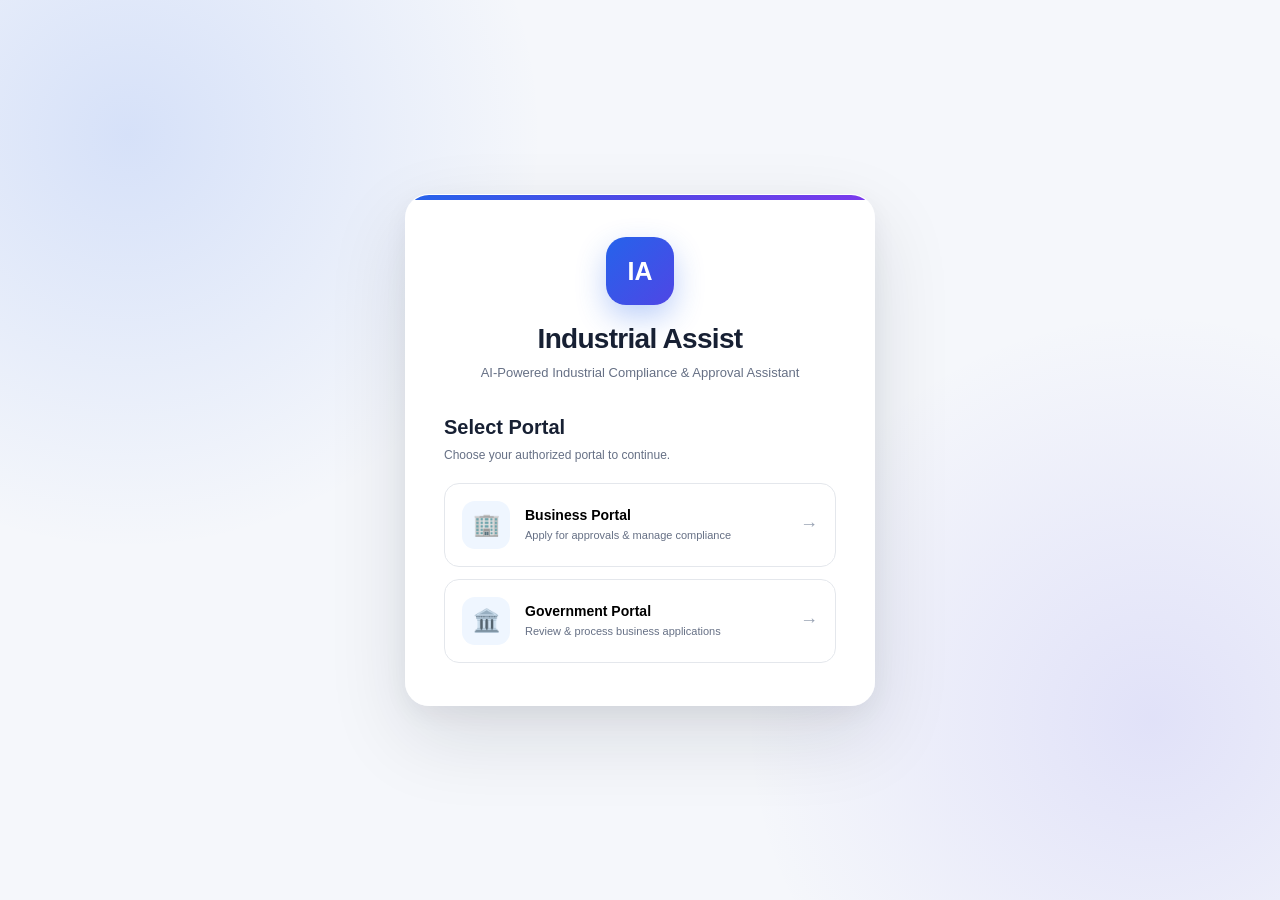
<file: government/index.html>
<!DOCTYPE html>
<html lang="en">
<head>
    <meta charset="UTF-8">
    <meta name="viewport" content="width=device-width, initial-scale=1.0">
    <title>Industrial Assist - Government Portal</title>
    <link rel="stylesheet" href="style.css">
</head>
<body>

<div class="app">

    <!-- SIDEBAR -->
    <aside class="sidebar" id="sidebar">
        <div class="brand">
            <div class="brand-icon">IA</div>
            <div>
                <h2>Industrial Assist</h2>
                <span>Government Portal</span>
            </div>
        </div>

        <nav class="nav">
            <button class="nav-item active" onclick="showSection('dashboard', this)">
                <span>⌂</span> Dashboard
            </button>

            <button class="nav-item" onclick="showSection('applications', this)">
                <span>▣</span> Applications
            </button>

            <button class="nav-item" onclick="showSection('documents', this)">
                <span>▤</span> Document Verification
            </button>

            <button class="nav-item" onclick="showSection('inspections', this)">
                <span>◷</span> Inspections
            </button>

            <button class="nav-item" onclick="showSection('sla', this)">
                <span>◈</span> SLA & Delays
            </button>

            <button class="nav-item" onclick="showSection('grievances', this)">
                <span>⚑</span> Grievances
            </button>

            <button class="nav-item" onclick="showSection('reports', this)">
                <span>▥</span> Reports
            </button>
        </nav>

        <div class="sidebar-bottom">
            <div class="officer-mini">
                <div class="avatar" id="sidebarAvatar">GO</div>
                <div>
                    <strong id="sidebarOfficerName">Government Officer</strong>
                    <small id="sidebarOfficerId">Officer</small>
                </div>
            </div>

            <button class="logout-btn" onclick="logout()">
                ↪ Logout
            </button>
        </div>
    </aside>


    <!-- MAIN -->
    <main class="main">

        <!-- TOPBAR -->
        <header class="topbar">
            <div class="top-left">
                <button class="menu-btn" onclick="toggleSidebar()">☰</button>

                <div>
                    <h1 id="pageTitle">Government Dashboard</h1>
                    <p id="pageSubtitle">
                        Manage business approvals, verification and inspections
                    </p>
                </div>
            </div>

            <div class="top-right">

                <button class="notification-btn" onclick="toggleNotifications()">
                    🔔
                    <span id="notificationBadge" class="notification-badge">0</span>
                </button>

                <div class="notification-panel" id="notificationPanel">
                    <div class="notification-header">
                        <strong>Notifications</strong>
                        <button onclick="markAllNotificationsRead()">Mark all read</button>
                    </div>
                    <div id="notificationList"></div>
                </div>

                <div class="officer-profile">
                    <div class="avatar" id="topAvatar">GO</div>
                    <div>
                        <strong id="topOfficerName">Government Officer</strong>
                        <small id="topOfficerId">Officer</small>
                    </div>
                </div>

            </div>
        </header>


        <!-- CONTENT -->
        <section class="content">

            <!-- DASHBOARD -->
            <section id="dashboard" class="page-section active">

                <div class="welcome-card">
                    <div>
                        <span class="eyebrow">OFFICER CONTROL CENTER</span>
                        <h2>Government Approval Dashboard</h2>
                        <p>
                            Review applications submitted by businesses,
                            verify documents, manage inspections and monitor SLA.
                        </p>
                    </div>

                    <div class="welcome-icon">🏛️</div>
                </div>


                <div class="stats-grid">

                    <div class="stat-card">
                        <div class="stat-icon blue">▣</div>
                        <div>
                            <span>Total Applications</span>
                            <strong id="statApplications">0</strong>
                        </div>
                    </div>

                    <div class="stat-card">
                        <div class="stat-icon orange">◷</div>
                        <div>
                            <span>Pending Verification</span>
                            <strong id="statVerification">0</strong>
                        </div>
                    </div>

                    <div class="stat-card">
                        <div class="stat-icon purple">⚙</div>
                        <div>
                            <span>Inspections</span>
                            <strong id="statInspections">0</strong>
                        </div>
                    </div>

                    <div class="stat-card">
                        <div class="stat-icon red">!</div>
                        <div>
                            <span>SLA Delayed</span>
                            <strong id="statDelayed">0</strong>
                        </div>
                    </div>

                    <div class="stat-card">
                        <div class="stat-icon green">✓</div>
                        <div>
                            <span>Approved</span>
                            <strong id="statApproved">0</strong>
                        </div>
                    </div>

                    <div class="stat-card">
                        <div class="stat-icon yellow">⚑</div>
                        <div>
                            <span>Open Grievances</span>
                            <strong id="statGrievances">0</strong>
                        </div>
                    </div>

                </div>


                <div class="dashboard-grid">

                    <div class="panel">
                        <div class="panel-heading">
                            <div>
                                <h3>Recent Applications</h3>
                                <p>Latest applications received from businesses</p>
                            </div>

                            <button class="text-btn" onclick="showSectionById('applications')">
                                View All →
                            </button>
                        </div>

                        <div id="recentApplications"></div>
                    </div>


                    <div class="panel">
                        <div class="panel-heading">
                            <div>
                                <h3>Pending Actions</h3>
                                <p>Items requiring officer attention</p>
                            </div>
                        </div>

                        <div id="pendingActions"></div>
                    </div>

                </div>

            </section>


            <!-- APPLICATIONS -->
            <section id="applications" class="page-section">

                <div class="section-heading">
                    <div>
                        <span class="eyebrow">BUSINESS SUBMISSIONS</span>
                        <h2>Applications</h2>
                        <p>All applications submitted through the Business Portal.</p>
                    </div>

                    <div class="heading-actions">
                        <input
                            type="search"
                            id="applicationSearch"
                            class="search-input"
                            placeholder="Search business or application..."
                            oninput="renderApplications()"
                        >

                        <select id="applicationStatusFilter" onchange="renderApplications()">
                            <option value="all">All Status</option>
                            <option value="Application Received">Application Received</option>
                            <option value="Document Verification">Document Verification</option>
                            <option value="Changes Requested">Changes Requested</option>
                            <option value="Inspection Scheduled">Inspection Scheduled</option>
                            <option value="Inspection Completed">Inspection Completed</option>
                            <option value="Final Review">Final Review</option>
                            <option value="Approved">Approved</option>
                            <option value="Rejected">Rejected</option>
                        </select>
                    </div>
                </div>

                <div class="panel">
                    <div id="applicationsTable"></div>
                </div>

            </section>


            <!-- DOCUMENTS -->
            <section id="documents" class="page-section">

                <div class="section-heading">
                    <div>
                        <span class="eyebrow">DOCUMENT CONTROL</span>
                        <h2>Document Verification</h2>
                        <p>Verify documents submitted with business applications.</p>
                    </div>
                </div>

                <div class="panel">
                    <div id="documentApplications"></div>
                </div>

            </section>


            <!-- INSPECTIONS -->
            <section id="inspections" class="page-section">

                <div class="section-heading">
                    <div>
                        <span class="eyebrow">FIELD OPERATIONS</span>
                        <h2>Inspections</h2>
                        <p>Schedule and complete business inspections.</p>
                    </div>
                </div>

                <div class="panel">
                    <div id="inspectionsList"></div>
                </div>

            </section>


            <!-- SLA -->
            <section id="sla" class="page-section">

                <div class="section-heading">
                    <div>
                        <span class="eyebrow">SERVICE LEVEL MONITORING</span>
                        <h2>SLA & Delays</h2>
                        <p>Monitor application deadlines and delayed approvals.</p>
                    </div>
                </div>

                <div class="sla-summary">
                    <div class="sla-box">
                        <span>On Track</span>
                        <strong id="slaOnTrack">0</strong>
                    </div>

                    <div class="sla-box">
                        <span>Due Soon</span>
                        <strong id="slaDueSoon">0</strong>
                    </div>

                    <div class="sla-box danger">
                        <span>Delayed</span>
                        <strong id="slaDelayed">0</strong>
                    </div>
                </div>

                <div class="panel">
                    <div id="slaList"></div>
                </div>

            </section>


            <!-- GRIEVANCES -->
            <section id="grievances" class="page-section">

                <div class="section-heading">
                    <div>
                        <span class="eyebrow">PUBLIC SERVICE</span>
                        <h2>Grievances</h2>
                        <p>Review and respond to grievances submitted by businesses.</p>
                    </div>
                </div>

                <div class="panel">
                    <div id="grievancesList"></div>
                </div>

            </section>


            <!-- REPORTS -->
            <section id="reports" class="page-section">

                <div class="section-heading">
                    <div>
                        <span class="eyebrow">ANALYTICS</span>
                        <h2>Reports</h2>
                        <p>Overview of approval and compliance performance.</p>
                    </div>
                </div>

                <div class="reports-grid">

                    <div class="report-card">
                        <span>Total Applications</span>
                        <strong id="reportTotal">0</strong>
                    </div>

                    <div class="report-card">
                        <span>Approved</span>
                        <strong id="reportApproved">0</strong>
                    </div>

                    <div class="report-card">
                        <span>Rejected</span>
                        <strong id="reportRejected">0</strong>
                    </div>

                    <div class="report-card">
                        <span>Pending</span>
                        <strong id="reportPending">0</strong>
                    </div>

                </div>

                <div class="panel">
                    <div class="panel-heading">
                        <div>
                            <h3>Approval Summary</h3>
                            <p>Current status distribution</p>
                        </div>
                    </div>

                    <div id="reportStatusList"></div>
                </div>

            </section>

        </section>

    </main>
</div>


<!-- APPLICATION MODAL -->
<div class="modal-overlay" id="applicationModal">
    <div class="modal large-modal">

        <div class="modal-header">
            <div>
                <span class="eyebrow">APPLICATION REVIEW</span>
                <h2 id="modalApplicationTitle">Application</h2>
            </div>

            <button class="close-btn" onclick="closeModal('applicationModal')">×</button>
        </div>

        <div id="applicationModalBody"></div>

    </div>
</div>


<!-- DOCUMENT MODAL -->
<div class="modal-overlay" id="documentModal">
    <div class="modal document-modal">

        <div class="modal-header">
            <div>
                <span class="eyebrow">DOCUMENT</span>
                <h2 id="documentModalTitle">Document</h2>
            </div>

            <button class="close-btn" onclick="closeModal('documentModal')">×</button>
        </div>

        <div id="documentModalBody"></div>

    </div>
</div>


<!-- INSPECTION MODAL -->
<div class="modal-overlay" id="inspectionModal">
    <div class="modal">

        <div class="modal-header">
            <div>
                <span class="eyebrow">INSPECTION</span>
                <h2>Schedule Inspection</h2>
            </div>

            <button class="close-btn" onclick="closeModal('inspectionModal')">×</button>
        </div>

        <form id="inspectionForm" onsubmit="saveInspection(event)">

            <input type="hidden" id="inspectionApplicationId">

            <label>
                Inspection Date
                <input type="date" id="inspectionDate" required>
            </label>

            <label>
                Inspection Time
                <input type="time" id="inspectionTime" required>
            </label>

            <label>
                Officer Notes
                <textarea
                    id="inspectionNotes"
                    rows="4"
                    placeholder="Enter inspection instructions or notes..."
                ></textarea>
            </label>

            <div class="modal-actions">
                <button type="button" class="secondary-btn" onclick="closeModal('inspectionModal')">
                    Cancel
                </button>

                <button type="submit" class="primary-btn">
                    Schedule Inspection
                </button>
            </div>

        </form>

    </div>
</div>


<!-- GRIEVANCE MODAL -->
<div class="modal-overlay" id="grievanceModal">
    <div class="modal">

        <div class="modal-header">
            <div>
                <span class="eyebrow">GRIEVANCE</span>
                <h2>Update Grievance</h2>
            </div>

            <button class="close-btn" onclick="closeModal('grievanceModal')">×</button>
        </div>

        <form id="grievanceForm" onsubmit="saveGrievance(event)">

            <input type="hidden" id="grievanceId">

            <label>
                Status
                <select id="grievanceStatus" required>
                    <option value="Under Review">Under Review</option>
                    <option value="Resolved">Resolved</option>
                    <option value="Rejected">Rejected</option>
                </select>
            </label>

            <label>
                Officer Response
                <textarea
                    id="grievanceResponse"
                    rows="5"
                    placeholder="Enter response to business..."
                    required
                ></textarea>
            </label>

            <div class="modal-actions">
                <button type="button" class="secondary-btn" onclick="closeModal('grievanceModal')">
                    Cancel
                </button>

                <button type="submit" class="primary-btn">
                    Update Grievance
                </button>
            </div>

        </form>

    </div>
</div>


<div id="toastContainer" class="toast-container"></div>

<script src="script.js"></script>

</body>
</html>
</file>
<file: government/style.css>
* {
    box-sizing: border-box;
    margin: 0;
    padding: 0;
}

:root {
    --primary: #2563eb;
    --primary-dark: #1d4ed8;
    --bg: #f4f7fb;
    --sidebar: #101828;
    --text: #172033;
    --muted: #667085;
    --border: #e4e7ec;
    --white: #ffffff;
    --green: #12b76a;
    --red: #f04438;
    --orange: #f79009;
    --purple: #7f56d9;
    --yellow: #eaaa08;
}

body {
    font-family: Inter, Arial, sans-serif;
    background: var(--bg);
    color: var(--text);
}

button,
input,
select,
textarea {
    font: inherit;
}

button {
    cursor: pointer;
}

.app {
    min-height: 100vh;
    display: flex;
}


/* SIDEBAR */

.sidebar {
    width: 260px;
    background: var(--sidebar);
    color: white;
    position: fixed;
    inset: 0 auto 0 0;
    display: flex;
    flex-direction: column;
    z-index: 1000;
}

.brand {
    padding: 25px 20px;
    display: flex;
    align-items: center;
    gap: 12px;
    border-bottom: 1px solid rgba(255,255,255,.08);
}

.brand-icon {
    width: 42px;
    height: 42px;
    border-radius: 12px;
    display: grid;
    place-items: center;
    background: var(--primary);
    font-weight: 800;
}

.brand h2 {
    font-size: 16px;
}

.brand span {
    font-size: 11px;
    color: #98a2b3;
}

.nav {
    padding: 20px 12px;
    display: flex;
    flex-direction: column;
    gap: 5px;
}

.nav-item {
    border: 0;
    background: transparent;
    color: #98a2b3;
    padding: 13px 15px;
    border-radius: 9px;
    text-align: left;
    display: flex;
    gap: 13px;
    align-items: center;
}

.nav-item:hover,
.nav-item.active {
    background: #1d2939;
    color: white;
}

.nav-item.active {
    border-left: 3px solid var(--primary);
}

.sidebar-bottom {
    margin-top: auto;
    padding: 15px;
    border-top: 1px solid rgba(255,255,255,.08);
}

.officer-mini {
    display: flex;
    gap: 10px;
    align-items: center;
    margin-bottom: 14px;
}

.officer-mini strong,
.officer-mini small {
    display: block;
}

.officer-mini strong {
    font-size: 13px;
}

.officer-mini small {
    color: #98a2b3;
    margin-top: 3px;
}

.avatar {
    width: 38px;
    height: 38px;
    border-radius: 50%;
    background: #dbeafe;
    color: #1d4ed8;
    display: grid;
    place-items: center;
    font-weight: 700;
}

.logout-btn {
    width: 100%;
    border: 1px solid #344054;
    background: transparent;
    color: #f2f4f7;
    padding: 10px;
    border-radius: 8px;
}

.logout-btn:hover {
    background: #1d2939;
}


/* MAIN */

.main {
    margin-left: 260px;
    width: calc(100% - 260px);
    min-height: 100vh;
}

.topbar {
    height: 76px;
    background: white;
    border-bottom: 1px solid var(--border);
    display: flex;
    align-items: center;
    justify-content: space-between;
    padding: 0 28px;
    position: sticky;
    top: 0;
    z-index: 100;
}

.top-left {
    display: flex;
    align-items: center;
    gap: 15px;
}

.topbar h1 {
    font-size: 20px;
}

.topbar p {
    color: var(--muted);
    font-size: 12px;
    margin-top: 4px;
}

.menu-btn {
    display: none;
    border: 0;
    background: #f2f4f7;
    padding: 8px 10px;
    border-radius: 7px;
}

.top-right {
    display: flex;
    align-items: center;
    gap: 18px;
    position: relative;
}

.notification-btn {
    width: 42px;
    height: 42px;
    border: 1px solid var(--border);
    border-radius: 10px;
    background: white;
    position: relative;
}

.notification-badge {
    position: absolute;
    top: -5px;
    right: -5px;
    background: var(--red);
    color: white;
    min-width: 18px;
    height: 18px;
    padding: 0 5px;
    border-radius: 20px;
    font-size: 10px;
    display: none;
    place-items: center;
}

.officer-profile {
    display: flex;
    align-items: center;
    gap: 10px;
}

.officer-profile strong,
.officer-profile small {
    display: block;
}

.officer-profile strong {
    font-size: 13px;
}

.officer-profile small {
    color: var(--muted);
    font-size: 11px;
    margin-top: 2px;
}


/* NOTIFICATIONS */

.notification-panel {
    position: absolute;
    right: 100px;
    top: 55px;
    width: 350px;
    background: white;
    border: 1px solid var(--border);
    border-radius: 12px;
    box-shadow: 0 15px 40px rgba(16,24,40,.15);
    display: none;
    overflow: hidden;
    z-index: 500;
}

.notification-panel.show {
    display: block;
}

.notification-header {
    padding: 15px;
    border-bottom: 1px solid var(--border);
    display: flex;
    justify-content: space-between;
}

.notification-header button {
    border: 0;
    background: transparent;
    color: var(--primary);
    font-size: 11px;
}

.notification-item {
    padding: 13px 15px;
    border-bottom: 1px solid #f2f4f7;
}

.notification-item strong {
    display: block;
    font-size: 13px;
}

.notification-item p {
    font-size: 12px;
    color: var(--muted);
    margin-top: 4px;
}

.notification-item small {
    display: block;
    font-size: 10px;
    color: #98a2b3;
    margin-top: 7px;
}


/* CONTENT */

.content {
    padding: 28px;
}

.page-section {
    display: none;
}

.page-section.active {
    display: block;
}

.welcome-card {
    background: linear-gradient(120deg, #172b4d, #2563eb);
    color: white;
    border-radius: 18px;
    padding: 30px;
    display: flex;
    justify-content: space-between;
    align-items: center;
}

.welcome-card h2 {
    font-size: 25px;
    margin: 8px 0;
}

.welcome-card p {
    color: #dbeafe;
    max-width: 650px;
    font-size: 14px;
    line-height: 1.6;
}

.welcome-icon {
    font-size: 65px;
}

.eyebrow {
    font-size: 10px;
    font-weight: 800;
    letter-spacing: 1.4px;
    color: #667085;
}

.welcome-card .eyebrow {
    color: #bfdbfe;
}


/* STATS */

.stats-grid {
    margin-top: 22px;
    display: grid;
    grid-template-columns: repeat(3, 1fr);
    gap: 15px;
}

.stat-card {
    background: white;
    border: 1px solid var(--border);
    border-radius: 13px;
    padding: 19px;
    display: flex;
    align-items: center;
    gap: 14px;
}

.stat-icon {
    width: 43px;
    height: 43px;
    border-radius: 10px;
    display: grid;
    place-items: center;
    font-weight: 800;
}

.stat-icon.blue {
    background: #eff6ff;
    color: #2563eb;
}

.stat-icon.orange {
    background: #fff7ed;
    color: #f79009;
}

.stat-icon.purple {
    background: #f5f3ff;
    color: #7f56d9;
}

.stat-icon.red {
    background: #fef3f2;
    color: #f04438;
}

.stat-icon.green {
    background: #ecfdf3;
    color: #12b76a;
}

.stat-icon.yellow {
    background: #fffaeb;
    color: #eaaa08;
}

.stat-card span {
    display: block;
    color: var(--muted);
    font-size: 11px;
}

.stat-card strong {
    display: block;
    font-size: 22px;
    margin-top: 5px;
}


/* PANELS */

.dashboard-grid {
    margin-top: 22px;
    display: grid;
    grid-template-columns: 1.5fr 1fr;
    gap: 20px;
}

.panel {
    background: white;
    border: 1px solid var(--border);
    border-radius: 14px;
    overflow: hidden;
}

.panel-heading {
    padding: 19px 20px;
    border-bottom: 1px solid var(--border);
    display: flex;
    justify-content: space-between;
    align-items: center;
}

.panel-heading h3 {
    font-size: 15px;
}

.panel-heading p {
    color: var(--muted);
    font-size: 11px;
    margin-top: 4px;
}

.text-btn {
    border: 0;
    background: transparent;
    color: var(--primary);
    font-size: 12px;
    font-weight: 700;
}


/* APPLICATION ITEMS */

.application-item {
    padding: 16px 20px;
    border-bottom: 1px solid #f2f4f7;
    display: flex;
    align-items: center;
    justify-content: space-between;
    gap: 15px;
}

.application-item:last-child {
    border-bottom: 0;
}

.application-main {
    min-width: 0;
}

.application-main strong {
    display: block;
    font-size: 13px;
}

.application-main p {
    color: var(--muted);
    font-size: 11px;
    margin-top: 4px;
}

.application-main small {
    color: #98a2b3;
    display: block;
    margin-top: 5px;
}

.application-actions {
    display: flex;
    gap: 7px;
    flex-wrap: wrap;
}


/* SECTION */

.section-heading {
    display: flex;
    justify-content: space-between;
    gap: 20px;
    margin-bottom: 20px;
}

.section-heading h2 {
    font-size: 24px;
    margin: 5px 0;
}

.section-heading p {
    color: var(--muted);
    font-size: 13px;
}

.heading-actions {
    display: flex;
    gap: 10px;
    align-items: center;
}

.search-input,
.heading-actions select {
    border: 1px solid var(--border);
    background: white;
    padding: 11px 13px;
    border-radius: 8px;
    outline: none;
}

.search-input:focus,
.heading-actions select:focus,
input:focus,
textarea:focus {
    border-color: var(--primary);
}


/* TABLE */

.table-wrap {
    overflow-x: auto;
}

table {
    width: 100%;
    border-collapse: collapse;
}

th {
    background: #f9fafb;
    color: #667085;
    font-size: 10px;
    text-transform: uppercase;
    letter-spacing: .6px;
    text-align: left;
    padding: 13px 15px;
    white-space: nowrap;
}

td {
    border-top: 1px solid #f2f4f7;
    padding: 15px;
    font-size: 12px;
    vertical-align: middle;
}

td strong {
    display: block;
}

td small {
    color: var(--muted);
}

.status {
    display: inline-flex;
    align-items: center;
    padding: 5px 9px;
    border-radius: 20px;
    font-size: 10px;
    font-weight: 700;
}

.status.green {
    background: #ecfdf3;
    color: #027a48;
}

.status.orange {
    background: #fff7ed;
    color: #b54708;
}

.status.red {
    background: #fef3f2;
    color: #b42318;
}

.status.blue {
    background: #eff6ff;
    color: #1d4ed8;
}

.status.purple {
    background: #f5f3ff;
    color: #6941c6;
}

.status.gray {
    background: #f2f4f7;
    color: #475467;
}


/* BUTTONS */

.primary-btn,
.secondary-btn,
.danger-btn,
.success-btn,
.small-btn {
    border-radius: 7px;
    padding: 9px 13px;
    border: 0;
    font-size: 11px;
    font-weight: 700;
}

.primary-btn {
    background: var(--primary);
    color: white;
}

.primary-btn:hover {
    background: var(--primary-dark);
}

.secondary-btn {
    background: #f2f4f7;
    color: #344054;
}

.success-btn {
    background: #12b76a;
    color: white;
}

.danger-btn {
    background: #f04438;
    color: white;
}

.small-btn {
    padding: 7px 10px;
    background: #eff6ff;
    color: #1d4ed8;
}

.small-btn:hover {
    background: #dbeafe;
}


/* DOCUMENTS */

.document-application {
    border-bottom: 1px solid var(--border);
}

.document-application:last-child {
    border-bottom: 0;
}

.document-application-header {
    padding: 17px 20px;
    background: #fcfcfd;
    display: flex;
    justify-content: space-between;
    align-items: center;
}

.document-list {
    padding: 0 20px;
}

.document-row {
    padding: 13px 0;
    border-top: 1px solid #f2f4f7;
    display: flex;
    justify-content: space-between;
    align-items: center;
    gap: 15px;
}

.document-row strong {
    font-size: 12px;
}

.document-row small {
    color: var(--muted);
    display: block;
    margin-top: 3px;
}

.document-actions {
    display: flex;
    gap: 7px;
    align-items: center;
}


/* INSPECTIONS */

.inspection-card {
    padding: 20px;
    border-bottom: 1px solid var(--border);
}

.inspection-card:last-child {
    border-bottom: 0;
}

.inspection-top {
    display: flex;
    justify-content: space-between;
    gap: 15px;
}

.inspection-card h3 {
    font-size: 15px;
}

.inspection-card p {
    color: var(--muted);
    font-size: 12px;
    margin-top: 5px;
}

.inspection-info {
    margin-top: 15px;
    background: #f9fafb;
    padding: 13px;
    border-radius: 9px;
    display: flex;
    gap: 30px;
    flex-wrap: wrap;
}

.inspection-info span {
    color: var(--muted);
    font-size: 10px;
    display: block;
}

.inspection-info strong {
    font-size: 12px;
    display: block;
    margin-top: 4px;
}


/* SLA */

.sla-summary {
    display: grid;
    grid-template-columns: repeat(3, 1fr);
    gap: 15px;
    margin-bottom: 20px;
}

.sla-box {
    background: white;
    border: 1px solid var(--border);
    border-radius: 13px;
    padding: 20px;
}

.sla-box span {
    color: var(--muted);
    font-size: 12px;
}

.sla-box strong {
    display: block;
    font-size: 27px;
    margin-top: 5px;
}

.sla-box.danger strong {
    color: var(--red);
}

.sla-row {
    padding: 17px 20px;
    border-bottom: 1px solid #f2f4f7;
    display: flex;
    justify-content: space-between;
    align-items: center;
    gap: 20px;
}

.sla-row:last-child {
    border-bottom: 0;
}

.sla-row strong {
    font-size: 13px;
}

.sla-row p {
    font-size: 11px;
    color: var(--muted);
    margin-top: 4px;
}


/* GRIEVANCES */

.grievance-card {
    padding: 20px;
    border-bottom: 1px solid var(--border);
}

.grievance-card:last-child {
    border-bottom: 0;
}

.grievance-head {
    display: flex;
    justify-content: space-between;
    gap: 10px;
}

.grievance-card h3 {
    font-size: 14px;
}

.grievance-card p {
    font-size: 12px;
    line-height: 1.6;
    color: #475467;
    margin-top: 10px;
}

.grievance-meta {
    margin-top: 12px;
    display: flex;
    flex-wrap: wrap;
    gap: 15px;
    color: #667085;
    font-size: 10px;
}

.response-box {
    background: #f9fafb;
    padding: 12px;
    border-radius: 8px;
    margin-top: 12px;
    font-size: 12px;
}


/* REPORTS */

.reports-grid {
    display: grid;
    grid-template-columns: repeat(4, 1fr);
    gap: 15px;
    margin-bottom: 20px;
}

.report-card {
    background: white;
    border: 1px solid var(--border);
    border-radius: 13px;
    padding: 20px;
}

.report-card span {
    color: var(--muted);
    font-size: 11px;
}

.report-card strong {
    display: block;
    font-size: 28px;
    margin-top: 8px;
}

.report-status {
    padding: 16px 20px;
    border-bottom: 1px solid #f2f4f7;
    display: flex;
    justify-content: space-between;
}


/* MODALS */

.modal-overlay {
    position: fixed;
    inset: 0;
    background: rgba(16,24,40,.55);
    display: none;
    place-items: center;
    z-index: 2000;
    padding: 20px;
}

.modal-overlay.show {
    display: grid;
}

.modal {
    width: min(560px, 100%);
    max-height: 90vh;
    overflow-y: auto;
    background: white;
    border-radius: 15px;
    box-shadow: 0 25px 70px rgba(0,0,0,.2);
}

.large-modal {
    width: min(900px, 100%);
}

.document-modal {
    width: min(800px, 100%);
}

.modal-header {
    padding: 20px;
    border-bottom: 1px solid var(--border);
    display: flex;
    justify-content: space-between;
    gap: 20px;
}

.modal-header h2 {
    font-size: 19px;
    margin-top: 5px;
}

.close-btn {
    border: 0;
    background: #f2f4f7;
    width: 34px;
    height: 34px;
    border-radius: 8px;
    font-size: 22px;
}

.modal-body {
    padding: 20px;
}

.detail-grid {
    display: grid;
    grid-template-columns: repeat(2, 1fr);
    gap: 13px;
}

.detail-box {
    background: #f9fafb;
    padding: 13px;
    border-radius: 8px;
}

.detail-box span {
    color: var(--muted);
    font-size: 10px;
    display: block;
}

.detail-box strong {
    display: block;
    margin-top: 5px;
    font-size: 12px;
}

.modal-section {
    padding: 20px;
    border-top: 1px solid var(--border);
}

.modal-section h3 {
    font-size: 14px;
    margin-bottom: 12px;
}

.modal-document {
    display: flex;
    justify-content: space-between;
    align-items: center;
    gap: 15px;
    padding: 12px;
    border: 1px solid var(--border);
    border-radius: 9px;
    margin-bottom: 8px;
}

.modal-document strong {
    font-size: 12px;
}

.modal-document small {
    color: var(--muted);
    display: block;
    margin-top: 4px;
}

.modal-actions {
    padding: 20px;
    display: flex;
    justify-content: flex-end;
    gap: 8px;
    border-top: 1px solid var(--border);
}

label {
    display: block;
    padding: 12px 20px 0;
    font-size: 12px;
    font-weight: 700;
}

label input,
label select,
label textarea {
    width: 100%;
    margin-top: 7px;
    border: 1px solid var(--border);
    border-radius: 8px;
    padding: 10px;
    outline: none;
    resize: vertical;
}

.document-preview {
    padding: 20px;
}

.document-preview img {
    max-width: 100%;
    max-height: 500px;
    display: block;
    margin: auto;
    border: 1px solid var(--border);
}

.document-preview iframe {
    width: 100%;
    height: 550px;
    border: 1px solid var(--border);
}

.document-preview .file-message {
    padding: 40px;
    text-align: center;
    background: #f9fafb;
}


/* EMPTY */

.empty-state {
    padding: 45px 20px;
    text-align: center;
    color: var(--muted);
}

.empty-state strong {
    display: block;
    color: #344054;
    margin-bottom: 5px;
}


/* TOAST */

.toast-container {
    position: fixed;
    right: 20px;
    bottom: 20px;
    z-index: 5000;
    display: flex;
    flex-direction: column;
    gap: 10px;
}

.toast {
    min-width: 280px;
    max-width: 400px;
    background: #101828;
    color: white;
    padding: 13px 16px;
    border-radius: 9px;
    box-shadow: 0 10px 30px rgba(0,0,0,.18);
    font-size: 12px;
    animation: toastIn .25s ease;
}

@keyframes toastIn {
    from {
        opacity: 0;
        transform: translateY(10px);
    }

    to {
        opacity: 1;
        transform: translateY(0);
    }
}


/* RESPONSIVE */

@media (max-width: 1100px) {
    .stats-grid {
        grid-template-columns: repeat(2, 1fr);
    }

    .dashboard-grid {
        grid-template-columns: 1fr;
    }

    .reports-grid {
        grid-template-columns: repeat(2, 1fr);
    }
}

@media (max-width: 800px) {

    .sidebar {
        transform: translateX(-100%);
        transition: .25s;
    }

    .sidebar.open {
        transform: translateX(0);
    }

    .main {
        margin-left: 0;
        width: 100%;
    }

    .menu-btn {
        display: block;
    }

    .content {
        padding: 18px;
    }

    .topbar {
        padding: 0 15px;
    }

    .officer-profile {
        display: none;
    }

    .section-heading {
        flex-direction: column;
    }

    .heading-actions {
        width: 100%;
    }

    .search-input,
    .heading-actions select {
        width: 100%;
    }

    .stats-grid {
        grid-template-columns: 1fr;
    }

    .sla-summary {
        grid-template-columns: 1fr;
    }

    .reports-grid {
        grid-template-columns: 1fr 1fr;
    }
}

@media (max-width: 550px) {

    .welcome-card {
        padding: 22px;
    }

    .welcome-icon {
        display: none;
    }

    .detail-grid {
        grid-template-columns: 1fr;
    }

    .application-item,
    .document-row,
    .sla-row {
        align-items: flex-start;
        flex-direction: column;
    }

    .notification-panel {
        right: -80px;
        width: calc(100vw - 30px);
    }

    .reports-grid {
        grid-template-columns: 1fr;
    }
}
</file>
<file: login.css>
/* =========================================================
   INDUSTRIAL ASSIST — LOGIN
========================================================= */

* {
    margin: 0;
    padding: 0;
    box-sizing: border-box;
}

:root {
    --primary: #2563eb;
    --primary-dark: #1d4ed8;
    --indigo: #4f46e5;
    --text: #172033;
    --muted: #667085;
    --border: #e4e7ec;
    --white: #ffffff;
    --bg: #f5f7fb;
    --danger: #d92d20;
    --success: #039855;
}

html,
body {
    min-height: 100%;
}

body {
    font-family: Inter, "Segoe UI", Arial, sans-serif;
    color: var(--text);

    background:
        radial-gradient(
            circle at 10% 15%,
            rgba(37, 99, 235, 0.15),
            transparent 30%
        ),
        radial-gradient(
            circle at 90% 80%,
            rgba(79, 70, 229, 0.12),
            transparent 30%
        ),
        #f5f7fb;
}

button,
input {
    font: inherit;
}

button {
    cursor: pointer;
}


/* =========================================================
   PAGE
========================================================= */

.login-page {
    min-height: 100vh;

    display: flex;
    align-items: center;
    justify-content: center;

    padding: 30px;
}


/* =========================================================
   LOGIN CARD
========================================================= */

.login-card {
    width: 100%;
    max-width: 470px;

    background: rgba(255, 255, 255, 0.96);

    border: 1px solid rgba(255, 255, 255, 0.8);

    border-radius: 24px;

    padding: 42px 38px;

    box-shadow:
        0 30px 80px rgba(15, 23, 42, 0.12),
        0 8px 25px rgba(15, 23, 42, 0.05);

    position: relative;

    overflow: hidden;
}

.login-card::before {
    content: "";

    position: absolute;

    top: 0;
    left: 0;

    width: 100%;
    height: 5px;

    background:
        linear-gradient(
            90deg,
            #2563eb,
            #4f46e5,
            #7c3aed
        );
}


/* =========================================================
   LOGO
========================================================= */

.logo-box {
    width: 68px;
    height: 68px;

    margin: 0 auto 18px;

    border-radius: 20px;

    display: flex;
    align-items: center;
    justify-content: center;

    background:
        linear-gradient(
            135deg,
            #2563eb,
            #4f46e5
        );

    color: white;

    font-size: 25px;
    font-weight: 800;

    box-shadow:
        0 12px 30px rgba(37, 99, 235, 0.30);
}

.login-card > h1 {
    text-align: center;

    font-size: 28px;
    font-weight: 800;

    letter-spacing: -0.7px;

    margin-bottom: 8px;
}

.subtitle {
    text-align: center;

    color: var(--muted);

    font-size: 13px;

    line-height: 1.6;

    margin-bottom: 32px;
}


/* =========================================================
   HEADINGS
========================================================= */

#portalSelection h2,
.auth-section h2 {
    font-size: 20px;
    font-weight: 750;

    margin-bottom: 7px;
}

.section-text {
    color: var(--muted);

    font-size: 12px;

    line-height: 1.6;

    margin-bottom: 18px;
}


/* =========================================================
   PORTAL BUTTONS
========================================================= */

.portal-btn {
    width: 100%;

    display: flex;
    align-items: center;

    gap: 15px;

    padding: 17px;

    margin-top: 12px;

    background: white;

    border: 1px solid var(--border);

    border-radius: 15px;

    text-align: left;

    transition:
        0.25s ease;

    position: relative;
}

.portal-btn::after {
    content: "→";

    position: absolute;

    right: 17px;

    color: #98a2b3;

    font-size: 18px;

    transition: 0.2s ease;
}

.portal-btn:hover {
    transform: translateY(-3px);

    border-color: #9db9ff;

    box-shadow:
        0 15px 30px rgba(37, 99, 235, 0.10);

    background: #fbfdff;
}

.portal-btn:hover::after {
    color: var(--primary);
    transform: translateX(4px);
}

.portal-icon {
    width: 48px;
    height: 48px;

    flex-shrink: 0;

    display: flex;
    align-items: center;
    justify-content: center;

    border-radius: 13px;

    background: #eff6ff;

    font-size: 22px;
}

.portal-btn strong {
    display: block;

    font-size: 14px;

    margin-bottom: 4px;
}

.portal-btn small {
    display: block;

    max-width: 270px;

    color: var(--muted);

    font-size: 11px;

    line-height: 1.5;
}


/* =========================================================
   BACK BUTTON
========================================================= */

.back-btn {
    border: none;

    background: transparent;

    color: var(--primary);

    font-size: 12px;
    font-weight: 700;

    margin-bottom: 20px;

    padding: 0;
}

.back-btn:hover {
    color: var(--primary-dark);
}


/* =========================================================
   TABS
========================================================= */

.auth-tabs {
    display: grid;

    grid-template-columns: 1fr 1fr;

    gap: 4px;

    padding: 4px;

    margin-bottom: 22px;

    background: #f2f4f7;

    border-radius: 11px;
}

.auth-tab {
    border: none;

    background: transparent;

    color: var(--muted);

    padding: 10px;

    border-radius: 8px;

    font-size: 12px;
    font-weight: 700;

    transition: 0.2s ease;
}

.auth-tab:hover {
    color: var(--primary);
}

.auth-tab.active {
    background: white;

    color: var(--primary);

    box-shadow:
        0 2px 8px rgba(16, 24, 40, 0.08);
}


/* =========================================================
   FORM
========================================================= */

label {
    display: block;

    color: #344054;

    font-size: 12px;
    font-weight: 700;

    margin-bottom: 15px;
}

label input {
    width: 100%;

    height: 46px;

    margin-top: 7px;

    padding: 0 14px;

    border: 1px solid #d0d5dd;

    border-radius: 10px;

    outline: none;

    background: #fff;

    color: var(--text);

    font-size: 13px;

    transition: 0.2s ease;
}

label input:hover {
    border-color: #98a2b3;
}

label input:focus {
    border-color: var(--primary);

    box-shadow:
        0 0 0 4px rgba(37, 99, 235, 0.10);
}


/* =========================================================
   MAIN BUTTON
========================================================= */

.login-btn {
    width: 100%;

    height: 47px;

    margin-top: 4px;

    border: none;

    border-radius: 10px;

    background:
        linear-gradient(
            135deg,
            #2563eb,
            #1d4ed8
        );

    color: white;

    font-size: 13px;
    font-weight: 750;

    box-shadow:
        0 8px 20px rgba(37, 99, 235, 0.22);

    transition: 0.2s ease;
}

.login-btn:hover {
    transform: translateY(-2px);

    box-shadow:
        0 12px 25px rgba(37, 99, 235, 0.28);
}

.login-btn:active {
    transform: translateY(0);
}


/* =========================================================
   GOOGLE
========================================================= */

.google-btn {
    width: 100%;

    height: 46px;

    margin-top: 10px;

    border: 1px solid #d0d5dd;

    border-radius: 10px;

    background: white;

    color: #344054;

    display: flex;
    align-items: center;
    justify-content: center;

    gap: 9px;

    font-size: 12px;
    font-weight: 700;

    transition: 0.2s ease;
}

.google-btn:hover {
    background: #f9fafb;

    border-color: #98a2b3;
}

.google-btn span {
    color: #4285f4;

    font-size: 18px;
    font-weight: 800;
}


/* =========================================================
   GOVERNMENT SECURITY
========================================================= */

.security-notice {
    padding: 14px;

    margin-bottom: 20px;

    border-radius: 11px;

    border: 1px solid #bfdbfe;

    background: #eff6ff;

    color: #1e40af;

    font-size: 12px;

    line-height: 1.55;
}

.security-notice small {
    display: block;

    color: #475569;

    font-size: 10px;

    margin-top: 4px;
}

.authorized-note {
    margin-top: 18px;

    padding: 13px;

    border-radius: 10px;

    background: #f8fafc;

    border: 1px solid #eaecf0;

    text-align: center;
}

.authorized-note strong {
    display: block;

    color: #344054;

    font-size: 11px;

    margin-bottom: 4px;
}

.authorized-note p {
    color: var(--muted);

    font-size: 10px;

    line-height: 1.5;
}


/* =========================================================
   MESSAGE
========================================================= */

.login-message {
    display: none;

    margin-top: 16px;

    padding: 12px 13px;

    border-radius: 9px;

    font-size: 11px;

    line-height: 1.5;
}

.login-message.error {
    display: block;

    color: var(--danger);

    background: #fef3f2;

    border: 1px solid #fecdca;
}

.login-message.success {
    display: block;

    color: var(--success);

    background: #ecfdf3;

    border: 1px solid #abefc6;
}

.login-message.info {
    display: block;

    color: #175cd3;

    background: #eff8ff;

    border: 1px solid #b2ddff;
}


/* =========================================================
   OTP MODAL
========================================================= */

.otp-overlay {
    position: fixed;

    inset: 0;

    z-index: 9999;

    display: flex;
    align-items: center;
    justify-content: center;

    padding: 20px;

    background: rgba(15, 23, 42, 0.65);

    backdrop-filter: blur(5px);
}

.otp-card {
    width: 100%;
    max-width: 390px;

    padding: 32px;

    border-radius: 20px;

    background: white;

    box-shadow:
        0 30px 80px rgba(0, 0, 0, 0.25);

    position: relative;

    animation: popup 0.2s ease;
}

@keyframes popup {
    from {
        opacity: 0;
        transform: scale(0.96) translateY(10px);
    }

    to {
        opacity: 1;
        transform: scale(1) translateY(0);
    }
}

.otp-close {
    position: absolute;

    top: 13px;
    right: 13px;

    width: 32px;
    height: 32px;

    border: none;

    border-radius: 8px;

    background: #f2f4f7;

    color: #475467;

    font-size: 19px;
}

.otp-icon {
    width: 55px;
    height: 55px;

    margin: 0 auto 15px;

    display: flex;
    align-items: center;
    justify-content: center;

    border-radius: 50%;

    background: #ecfdf3;

    color: #12b76a;

    font-size: 24px;
}

.otp-card h2 {
    text-align: center;

    font-size: 20px;

    margin-bottom: 8px;
}

.otp-card p {
    text-align: center;

    color: var(--muted);

    font-size: 11px;

    line-height: 1.6;

    margin-bottom: 18px;
}

.demo-otp {
    padding: 13px;

    margin-bottom: 13px;

    border-radius: 10px;

    border: 1px dashed #98a2b3;

    background: #f8fafc;

    text-align: center;

    color: var(--primary);

    font-size: 24px;
    font-weight: 800;

    letter-spacing: 7px;
}

.otp-input {
    width: 100%;

    height: 46px;

    border: 1px solid #d0d5dd;

    border-radius: 10px;

    outline: none;

    text-align: center;

    font-size: 17px;

    letter-spacing: 5px;
}

.otp-input:focus {
    border-color: var(--primary);

    box-shadow:
        0 0 0 4px rgba(37, 99, 235, 0.10);
}


/* =========================================================
   HIDDEN
========================================================= */

.hidden {
    display: none !important;
}


/* =========================================================
   MOBILE
========================================================= */

@media (max-width: 600px) {

    .login-page {
        padding: 15px;
    }

    .login-card {
        padding: 35px 22px;
        border-radius: 20px;
    }

    .login-card > h1 {
        font-size: 25px;
    }

    .portal-btn {
        padding: 15px;
    }

    .portal-icon {
        width: 44px;
        height: 44px;
    }

    .otp-card {
        padding: 27px 20px;
    }
}
</file>
